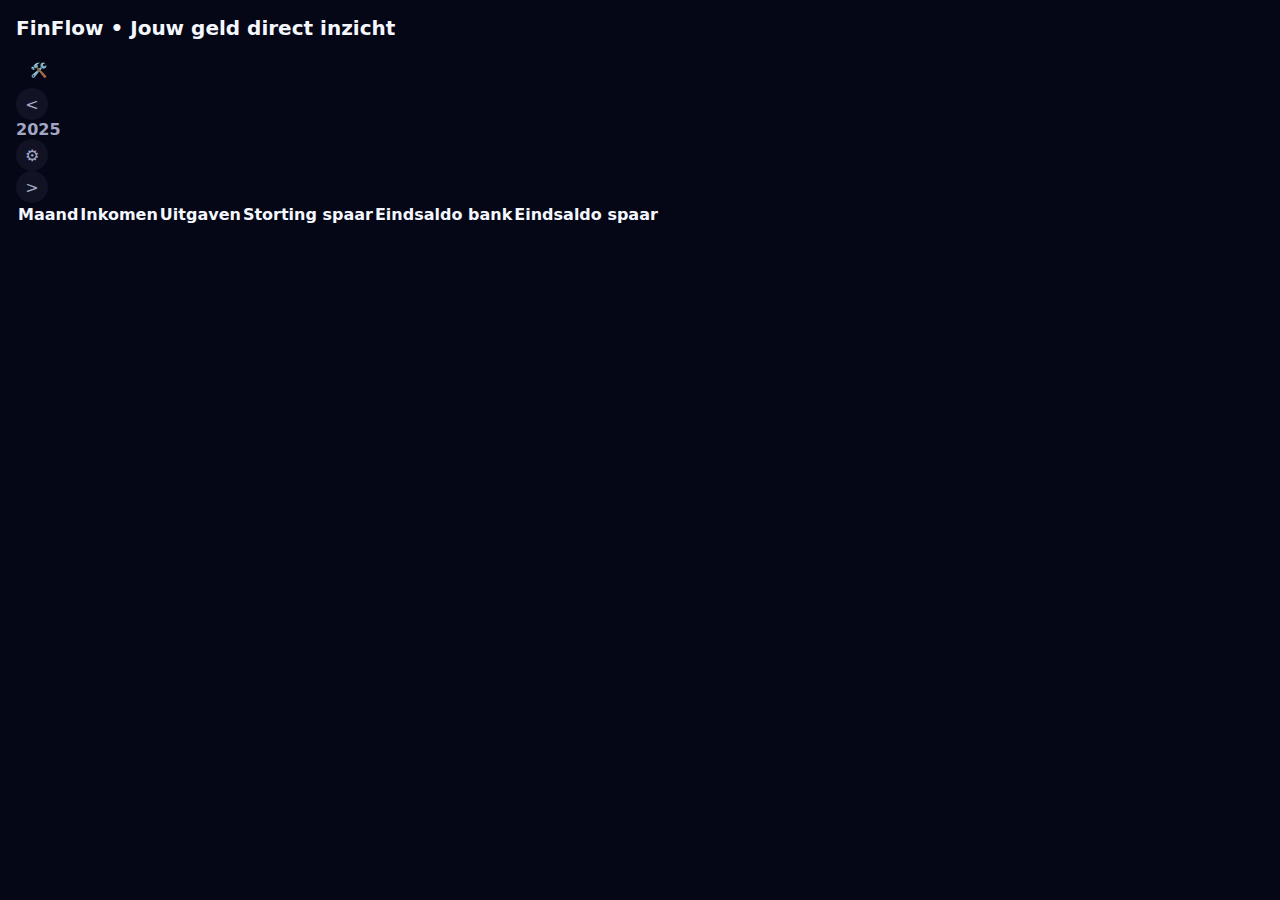
<file: index.html>
<!DOCTYPE html>
<html lang="nl">
<head>
  <meta charset="UTF-8" />
  <meta name="viewport" content="width=device-width, initial-scale=1.0" />
  <title>FinFlow</title>
  <link rel="stylesheet" href="app.css" />
</head>

<body>

  <div id="welcomeOverlay" class="ff-welcome-overlay hidden">
    <div class="ff-welcome-panel">
      <div class="welcome-logo">
        <img 
          src="./images/logo.png" 
          alt="FinFlow Logo" 
          class="welcome-logo-img"
        />
      </div>
      <div class="ff-welcome-logo">FinFlow</div>
      <div class="ff-welcome-tagline">Jouw geld direct inzicht</div>
      <p class="ff-welcome-text ff-helptext">
        Laten we beginnen met jouw instellingen.
      </p>
      <button id="welcomeStartBtn" class="ff-btn ff-btn--primary">
        Aan de slag
      </button>
    </div>
  </div>

  <header>
    <h1>FinFlow • Jouw geld direct inzicht</h1>
  </header>
  
  <div id="devToggle" class="ff-btn ff-btn-secondary" class="dev-toggle">🛠️</div>

  <div id="devPanel" class="dev-panel" style="display:none;">
    <button id="devExportBtn">Export data</button>
    <button id="devImportBtn">Import data</button>
    <input type="file" id="importFileInput" accept="application/json" style="display:none;">
  </div>

  <div id="yearNavPill" class="nav-pill">
      <div class="nav-pill-inner">
        <div id="yearZonePrev" class="year-zone-left year-zone-clickable" aria-label="Vorig jaar">
          <span class="icon-btn">&lt;</span>
        </div>
        
        <div id="yearZoneSettings" class="year-center year-zone-clickable">
            <div class="year-and-settings-group"> 
                <span id="yearTitle" class="year-title-text">2025</span>
                <button id="yearSettingsBtn" class="icon-btn" aria-label="Jaarinstellingen">⚙</button>
            </div>
        </div>
        
        <div id="yearZoneNext" class="year-zone-right year-zone-clickable" aria-label="Volgend jaar">
          <span class="icon-btn">&gt;</span>
        </div>
      </div>
  </div>

  <div class="table-container">
    <table>
      <thead>
        <tr>
          <th>Maand</th>
          <th>Inkomen</th>
          <th>Uitgaven</th>
          <th class="saving-cell">Storting spaar</th>
          <th>Eindsaldo bank</th>
          <th>Eindsaldo spaar</th>
        </tr>
      </thead>
      <tbody id="yearTableBody"></tbody>
      <tfoot>
        <tr id="yearTotalRow"></tr> 
      </tfoot>
    </table>
  </div>


  <div id="setupOverlay" class="ff-popup-overlay ff-popup-overlay--wizard" style="display:none;">
    <div id="setupSheet" class="ff-popup ff-popup--wizard ff-popup--beginsaldo">
      <div class="ff-popup__header">
        <h2 id="setupTitle" class="ff-popup__title">Beginsaldo instellen</h2>
      </div>
      <div class="ff-popup__body">
        <label class="ff-field ff-field--full">
          <span class="ff-field__label">Beginsaldo bankrekening</span>
          <input
            id="setupBankInput"
            type="number"
            inputmode="decimal"
            step="0.01"
            min="0"
            class="ff-input ff-input--number ff-input--beginsaldo"
          />
        </label>
        <p class="ff-popup__hint">
          Voer je beginsaldo in. Laat leeg of klik Annuleren als dit 0 is.
        </p>
      </div>
      <div class="ff-popup__footer">
        <button type="button" id="setupCancelBtn" class="ff-btn ff-btn--secondary">Annuleren</button>
        <button type="button" id="setupSaveBtn" class="ff-btn ff-btn--primary">Opslaan</button>
      </div>
    </div>
  </div>

  <script type="module" src="scripts/core/state.js"></script>
  <script type="module" src="scripts/core/storage.js"></script>

  <script type="module" src="scripts/backup.js"></script>

  <script type="module" src="scripts/month/month.js"></script>

  <script type="module" src="scripts/categories/categories.js"></script>
  <script type="module" src="scripts/categories/premium.js"></script>

  <script type="module" src="scripts/ui/components/components.js"></script>
  <script type="module" src="scripts/ui/popups.js"></script>

  <script type="module" src="scripts/wizard/flow.js"></script>

  <script type="module" src="scripts/main.js"></script>

  <script>
    // Toggle zichtbaar/invisible maken
    document.getElementById("devToggle").onclick = () => {
      const p = document.getElementById("devPanel");
      p.style.display = p.style.display === "block" ? "none" : "block";
    };

    // Koppelingen met "echte" import/export knoppen
    (function() {
      const devPanel = document.getElementById("devPanel");
      const devExport = document.getElementById("devExportBtn");
      const devImport = document.getElementById("devImportBtn");
      const mainExport = document.getElementById("exportDataBtn");
      const mainImport = document.getElementById("importDataBtn");

      if (devExport && mainExport) {
        devExport.onclick = () => {
          mainExport.click();
          devPanel.style.display = "none";
        };
      }

      if (devImport && mainImport) {
        devImport.onclick = () => {
          mainImport.click();
          devPanel.style.display = "none";
        };
      }
    })();
  </script>

</body>
</html>
</file>
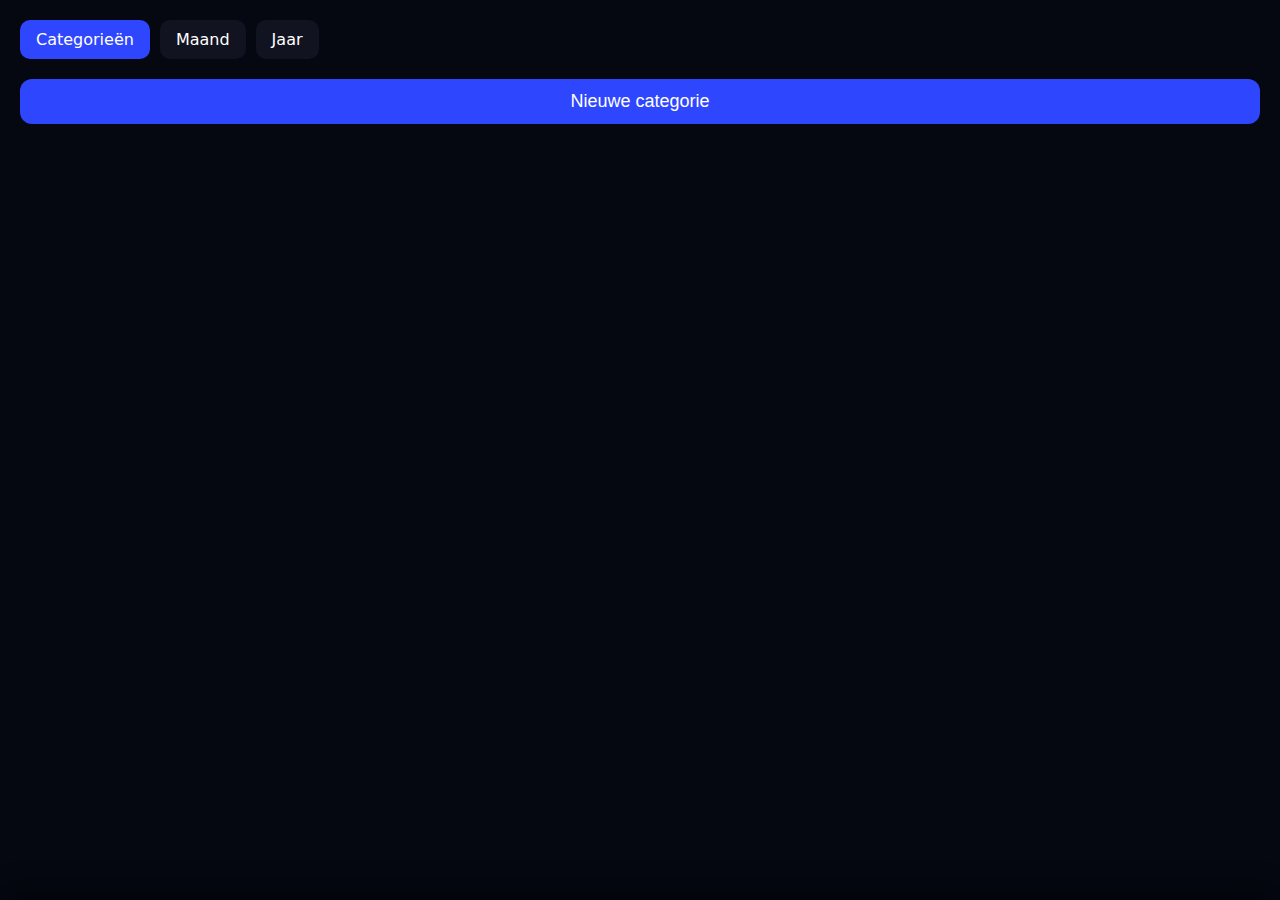
<file: OneDrive/index.html>
<!DOCTYPE html>
<html lang="nl">
<head>
<meta charset="UTF-8">
<title>Inkomsten & Uitgaven v6.2 – Jaar & Spaar</title>
<meta name="viewport" content="width=device-width, initial-scale=1.0">
<style>
  body {
    background:#050711;
    color:#fff;
    font-family:-apple-system, BlinkMacSystemFont, "SF Pro Text", system-ui, sans-serif;
    margin:0;
    padding:20px;
  }

  .tabs { display:flex; gap:10px; margin-bottom:20px; }
  .tab { padding:10px 16px; background:#111320; border-radius:10px; cursor:pointer; }
  .tab.active { background:#2f46ff; }
  .hidden { display:none; }

  .btn-main {
    background:#2f46ff;
    padding:12px 14px;
    border:none;
    border-radius:12px;
    font-size:18px;
    color:#fff;
    width:100%;
    margin-bottom:12px;
  }

  .card {
    background:#111320;
    padding:16px 16px 14px;
    border-radius:16px;
    margin-bottom:12px;
    box-shadow:0 4px 20px rgba(0,0,0,0.4);
    position:relative;
  }
  .card-header {
    display:flex;
    justify-content:space-between;
    align-items:flex-start;
    margin-bottom:6px;
    gap:8px;
  }
  .card-left { min-width:0; }
  .label {
    display:inline-block;
    padding:4px 10px;
    border-radius:8px;
    font-size:13px;
    margin-bottom:6px;
  }
  .income { background:#1b7f42; }
  .expense { background:#9b1d2e; }
  .title { font-size:18px; margin:0; }
  .subtitle { font-size:14px; color:#a4a7c4; margin-top:2px; }

  .icon-buttons { display:flex; gap:4px; }
  .icon-btn {
    width:30px; height:30px; border-radius:999px;
    border:none; background:#191b30;
    display:flex; align-items:center; justify-content:center;
    padding:0; cursor:pointer;
  }
  .icon-btn svg { width:16px; height:16px; fill:#d7daff; }

  input.amount-input, .savings-input {
    width:100%;
    padding:10px;
    border:none;
    border-radius:10px;
    font-size:16px;
    margin-top:6px;
    background:#191b30;
    color:#fff;
  }


  .month-nav {
    display:flex;
    align-items:center;
    justify-content:space-between;
    gap:10px;
    margin-bottom:10px;
  }
  .month-label {
    flex:1;
    text-align:center;
    font-weight:600;
    font-size:16px;
  }
  .nav-btn {
    width:34px;
    height:34px;
    border-radius:999px;
    border:none;
    background:#191b30;
    display:flex;
    align-items:center;
    justify-content:center;
    padding:0;
    cursor:pointer;
  }
  .nav-btn svg {
    width:18px;
    height:18px;
    fill:#d7daff;
  }

  .totals { margin-top:20px; }
  .tot-card {
    background:#111320;
    padding:14px;
    border-radius:16px;
    margin-bottom:8px;
    font-size:16px;
  }
  .green { color:#4be37f; }
  .red { color:#ff4b4b; }
  .blue { color:#4ba7ff; }

  /* Savings list */
  .savings-card-title { font-size:16px; margin-bottom:8px; color:#a4a7c4; }
  .savings-row {
    display:flex; justify-content:space-between; align-items:center;
    padding:6px 0; border-bottom:1px solid #1e2137;
    font-size:14px;
  }
  .savings-row:last-child { border-bottom:none; }
  .savings-label { color:#fff; }
  .savings-type-deposit { color:#4be37f; }
  .savings-type-withdrawal { color:#ff4b4b; }
  .savings-remove {
    border:none; background:transparent; color:#ff8080;
    font-size:18px; cursor:pointer; padding:0 4px;
  }

  .savings-form select, .savings-form input {
    width:100%; margin-top:6px;
  }
  .savings-form button {
    margin-top:8px;
    width:100%;
    border:none;
    border-radius:10px;
    padding:10px;
    background:#2f46ff;
    color:#fff;
    font-size:16px;
    cursor:pointer;
  }

  /* Modal sheet */
  .overlay {
    position:fixed;
    left:0; top:0; right:0; bottom:0;
    background:rgba(0,0,0,0.55);
    backdrop-filter:blur(5px);
    display:none;
  }
  .sheet {
    position:fixed;
    left:0; right:0;
    bottom:0;
    background:#111320;
    padding:20px;
    border-radius:20px 20px 0 0;
    box-shadow:0 -4px 30px rgba(0,0,0,0.6);
    transform:translateY(100%);
    transition:transform 0.25s ease-out;
  }
  .sheet.show { transform:translateY(0); }
  .sheet h2 { margin-top:0; margin-bottom:12px; }
  .sheet input, .sheet select {
    width:100%; padding:12px; border:none; border-radius:10px;
    margin-bottom:12px; font-size:16px; background:#191b30; color:#fff;
  }
  .sheet-btn {
    background:#2f46ff; padding:12px; border:none; border-radius:10px;
    font-size:18px; color:#fff; width:100%; margin-top:4px;
  }
  .close-btn {
    background:#33384d; padding:12px; border:none; border-radius:10px;
    font-size:16px; color:#fff; width:100%; margin-top:8px;
  }

  /* Year table */
  table.year-table {
    width:100%;
    border-collapse:collapse;
    margin-top:10px;
    font-size:14px;
  }
  .year-table th, .year-table td {
    padding:6px 4px;
    border-bottom:1px solid #1d2035;
    text-align:right;
  }
  .year-table th:first-child,
  .year-table td:first-child {
    text-align:left;
  }
  .year-table tfoot td {
    font-weight:bold;
    border-top:1px solid #2a2d45;
  }

  .settings-card {
    background:#111320;
    padding:14px;
    border-radius:16px;
    margin-bottom:12px;
  }
  .settings-card label {
    font-size:14px;
    color:#a4a7c4;
    display:block;
    margin-bottom:4px;
  }
  .settings-card input {
    width:100%;
    padding:10px;
    border:none;
    border-radius:10px;
    background:#191b30;
    color:#fff;
  }
  .settings-card button {
  margin-top:8px;
  width:100%;
  border:none;
  border-radius:10px;
  padding:10px;
  background:#2f46ff;
  color:#fff;
  font-size:15px;
  cursor:pointer;
}

.year-nav { 
  display:flex; 
  align-items:center; 
  justify-content:space-between; 
  margin:10px 0; 
}

.year-title { 
  font-size:18px; 
  font-weight:600; 
}

</style>
</head>
<body>

<div class="tabs">
  <div class="tab active" data-tab="categories">Categorieën</div>
  <div class="tab" data-tab="month">Maand</div>
  <div class="tab" data-tab="year">Jaar</div>
</div>

<!-- Categorieën-tab -->
<div id="tab-categories">
  <button id="newCat" class="btn-main">Nieuwe categorie</button>
  <div id="catList"></div>
</div>

<!-- Maand-tab -->
<div id="tab-month" class="hidden">
  <div class="month-nav">
    <button id="monthPrev" class="nav-btn" aria-label="Vorige maand">
      <svg viewBox="0 0 24 24"><path d="M15.41 7.41 14 6l-6 6 6 6 1.41-1.41L10.83 12z"/></svg>
    </button>
    <div class="month-label" id="monthTitle">Maand</div>
    <button id="monthNext" class="nav-btn" aria-label="Volgende maand">
      <svg viewBox="0 0 24 24"><path d="m10 6 1.41 1.41L8.83 12l2.58 2.59L10 16l-6-6z" transform="scale(-1,1) translate(-24,0)"/></svg>
    </button>
  </div>
  <div id="monthList"></div>

  <div class="totals">
    <div class="tot-card"><strong class="green">INKOMEN:</strong> <span id="tIncome"></span></div>
    <div class="tot-card"><strong class="red">UITGAVEN:</strong> <span id="tExpense"></span></div>
    <div class="tot-card"><strong class="blue">BESCHIKBAAR:</strong> <span id="tAvail"></span></div>
  </div>

  <div class="card" style="margin-top:14px;">
    <div class="savings-card-title">Spaaracties voor deze maand</div>
    <div id="savingsList"></div>
    <div class="savings-form">
      <select id="sType">
        <option value="deposit">Storting naar spaarrekening</option>
        <option value="withdrawal">Opname van spaarrekening</option>
      </select>
      <input id="sAmount" class="savings-input" placeholder="Bedrag">
      <input id="sLabel" class="savings-input" placeholder="Omschrijving (optioneel)">
      <button id="sAdd">Spaaractie toevoegen</button>
    </div>
  </div>
</div>

<!-- Jaar-tab -->
<div id="tab-year" class="hidden">
  <h2>Jaaroverzicht</h2>
  <div class="year-nav">
    <button id="prevYearBtn" class="icon-btn"><svg viewBox="0 0 24 24"><path d="M15.41 7.41 14 6l-6 6 6 6 1.41-1.41L10.83 12z"/></svg></button>
    <div id="yearTitle" class="year-title"></div>
    <button id="nextYearBtn" class="icon-btn"><svg viewBox="0 0 24 24"><path d="M8.59 16.59 10 18l6-6-6-6-1.41 1.41L13.17 12z"/></svg></button>
  </div>
    <div class="settings-card">
  <label for="startingBankInput">Beginsaldo bankrekening</label>
  <input id="startingBankInput" placeholder="Bijv. 1200">

  <label for="startingSavingsInput" style="margin-top:8px; display:block;">Beginsaldo spaarrekening</label>
  <input id="startingSavingsInput" placeholder="Bijv. 0">

  <div style="margin-top:10px; font-size:14px; color:#a4a7c4;">
    Maandelijkse spaaractie (voor dit jaar)
  </div>
  <div style="display:flex; gap:8px; margin-top:6px;">
    <input id="monthlySavingAmount" placeholder="Bijv. 150" style="flex:1;">
    <select id="monthlySavingType" style="width:120px;">
      <option value="deposit">Storting</option>
      <option value="withdrawal">Opname</option>
    </select>
  </div>

  <button id="saveSettingsBtn">Instellingen opslaan</button>
</div>


  <div class="card">
    <table class="year-table">
  <thead>
    <tr>
      <th>Maand</th>
      <th>In</th>
      <th>Uit</th>
      <th>Besch</th>
      <th>Bank</th>
      <th>Spaar</th>
    </tr>
  </thead>
  <tbody id="yearBody"></tbody>
  <tfoot>
    <tr>
      <td>Totaal</td>
      <td id="yIncome"></td>
      <td id="yExpense"></td>
      <td id="yAvail"></td>
      <td id="yBankEnd"></td>
      <td id="yFictive"></td>
    </tr>
  </tfoot>
</table>


  </div>
</div>

<!-- Modal sheet -->
<div id="overlay" class="overlay"></div>

<div id="sheet" class="sheet">
  <h2 id="sheetTitle">Categorie</h2>
  <input id="nameInput" placeholder="Naam">
  <input id="amountInput" placeholder="Standaard maandbedrag">
  <select id="typeInput">
    <option value="income">Inkomen</option>
    <option value="expense">Uitgave</option>
  </select>
  <button id="sheetSave" class="sheet-btn">Opslaan</button>
  <button id="sheetClose" class="close-btn">Sluiten</button>
</div>

<script>
  function nowMonth() {
    var d = new Date();
    var m = String(d.getMonth()+1);
    if (m.length === 1) m = "0"+m;
    return d.getFullYear() + "-" + m;
  }
  function monthName(n){
    var arr=["jan","feb","mrt","apr","mei","jun","jul","aug","sep","okt","nov","dec"];
    return arr[n-1] || "";
  }

  var currentMonthKey = nowMonth();
  var currentYear = (new Date()).getFullYear();

  var CAT_KEY = "simple_modal_type_v1";
  var MONTH_KEY = "month_overwrite_v1";
  var SAVINGS_KEY = "savings_actions_v1";
  var SETTINGS_KEY = "app_settings_v1";

  function loadCats(){
    try{var r=localStorage.getItem(CAT_KEY);if(r)return JSON.parse(r);}catch(e){}
    return [];
  }
  function saveCats(d){try{localStorage.setItem(CAT_KEY,JSON.stringify(d));}catch(e){}}

  function loadMonthData(){
    try{var r=localStorage.getItem(MONTH_KEY);if(r)return JSON.parse(r);}catch(e){}
    return {};
  }
  function saveMonthData(d){try{localStorage.setItem(MONTH_KEY,JSON.stringify(d));}catch(e){}}

  function loadSavings(){
    try{var r=localStorage.getItem(SAVINGS_KEY);if(r)return JSON.parse(r);}catch(e){}
    return {};
  }
  function saveSavings(d){try{localStorage.setItem(SAVINGS_KEY,JSON.stringify(d));}catch(e){}}

  function loadSettings(){
    try{
      var r=localStorage.getItem(SETTINGS_KEY);
      if(r) return JSON.parse(r);
    }catch(e){}
    return { startingSavings:60500 };
  }
  function saveSettings(s){
    try{localStorage.setItem(SETTINGS_KEY,JSON.stringify(s));}catch(e){}
  }


  function setMonthKeyFromParts(year, month){
    // normalize month 1-12
    while(month < 1){ month += 12; year -= 1; }
    while(month > 12){ month -= 12; year += 1; }
    var mStr = String(month);
    if(mStr.length === 1) mStr = "0" + mStr;
    currentMonthKey = String(year) + "-" + mStr;
  }

  function changeMonth(offset){
    // currentMonthKey is 'YYYY-MM'
    var parts = currentMonthKey.split("-");
    var year = parseInt(parts[0], 10);
    var month = parseInt(parts[1], 10);
    if(isNaN(year) || isNaN(month)){
      currentMonthKey = nowMonth();
      parts = currentMonthKey.split("-");
      year = parseInt(parts[0], 10);
      month = parseInt(parts[1], 10);
    }
    month += offset;
    setMonthKeyFromParts(year, month);
    renderMonth();
    // Jaaroverzicht opnieuw berekenen omdat fictief gespaard afhankelijk is van alle maanden
    var active = document.querySelector(".tab.active");
    if(active && active.getAttribute("data-tab") === "year"){
      renderYear();
    }
  }

  function changeYear(offset){
    currentYear += offset;
    renderYear();
  }

  // Navigatieknoppen voor maand
// Swipe-functionaliteit verwijderd voor v71
// Tabs
  var tabs=document.querySelectorAll(".tab");
  tabs.forEach(function(t){
    t.addEventListener("click",function(){
      tabs.forEach(function(x){x.classList.remove("active");});
      this.classList.add("active");

      document.getElementById("tab-categories").classList.add("hidden");
      document.getElementById("tab-month").classList.add("hidden");
      document.getElementById("tab-year").classList.add("hidden");

      var target=this.getAttribute("data-tab");
      document.getElementById("tab-"+target).classList.remove("hidden");

      if(target==="month") renderMonth();
      if(target==="year") renderYear();
    });
  });

  // Modal
  var overlay=document.getElementById("overlay");
  var sheet=document.getElementById("sheet");
  var editIndex=null;

  function openSheet(index){
    var cats=loadCats();
    editIndex = (index===null || index===undefined) ? null : index;
    var c = (editIndex!==null && cats[editIndex]) ? cats[editIndex] : {name:"",amount:"",type:"income"};

    document.getElementById("sheetTitle").textContent = editIndex===null ? "Nieuwe categorie" : "Categorie bewerken";
    document.getElementById("nameInput").value = c.name || "";
    document.getElementById("amountInput").value = c.amount || "";
    document.getElementById("typeInput").value = c.type || "income";

    overlay.style.display="block";
    setTimeout(function(){sheet.classList.add("show");},10);
  }
  function closeSheet(){
    sheet.classList.remove("show");
    setTimeout(function(){overlay.style.display="none";},250);
    editIndex=null;
  }

  document.getElementById("newCat").onclick=function(){openSheet(null);};
  document.getElementById("sheetClose").onclick=closeSheet;
  overlay.onclick=closeSheet;

  document.getElementById("sheetSave").onclick=function(){
    var name=document.getElementById("nameInput").value.trim();
    var amt=document.getElementById("amountInput").value.trim();
    var typ=document.getElementById("typeInput").value;
    if(!name){alert("Naam verplicht");return;}
    var cats=loadCats();
    if(editIndex!==null && cats[editIndex]){
      cats[editIndex]={name:name,amount:amt,type:typ};
    }else{
      cats.push({name:name,amount:amt,type:typ});
    }
    saveCats(cats);
    closeSheet();
    renderCategories();
    var active=document.querySelector(".tab.active");
    if(active && active.getAttribute("data-tab")==="month"){renderMonth();}
    if(active && active.getAttribute("data-tab")==="year"){renderYear();}
  };

  function renderCategories(){
    var list=document.getElementById("catList");
    list.innerHTML="";
    var cats=loadCats();
    cats.forEach(function(c,idx){
      var card=document.createElement("div");
      card.className="card";

      var header=document.createElement("div");
      header.className="card-header";

      var left=document.createElement("div");
      left.className="card-left";

      var tag=document.createElement("div");
      tag.className="label " + (c.type==="income"?"income":"expense");
      tag.textContent=c.type==="income"?"INKOMEN":"UITGAVE";
      left.appendChild(tag);

      var title=document.createElement("p");
      title.className="title";
      title.textContent=c.name+" — "+(c.amount||"0");
      left.appendChild(title);

      header.appendChild(left);

      var icons=document.createElement("div");
      icons.className="icon-buttons";

      var editBtn=document.createElement("button");
      editBtn.className="icon-btn";
      editBtn.innerHTML='<svg viewBox="0 0 24 24"><path d="M4 17.25V20h2.75L17.81 8.94l-2.75-2.75L4 17.25zm14.71-9.04a1.003 1.003 0 0 0 0-1.42l-1.5-1.5a1.003 1.003 0 0 0-1.42 0L14.13 6.96l2.75 2.75 1.83-1.83z"/></svg>';
      editBtn.onclick=function(){openSheet(idx);};
      icons.appendChild(editBtn);

      var delBtn=document.createElement("button");
      delBtn.className="icon-btn";
      delBtn.innerHTML='<svg viewBox="0 0 24 24"><path d="M6 7h12v2H6V7zm2 3h8v9H8v-9zm3-6h2v2h-2V4z"/></svg>';
      delBtn.onclick=function(){
        if(confirm("Categorie '"+c.name+"' verwijderen?")){
          var cs=loadCats();
          cs.splice(idx,1);
          saveCats(cs);
          renderCategories();
          renderMonth();
          renderYear();
        }
      };
      icons.appendChild(delBtn);

      header.appendChild(icons);
      card.appendChild(header);

      list.appendChild(card);
    });
  }

  function renderMonth(){
    var mKey=currentMonthKey;
    document.getElementById("monthTitle").textContent="Maand: "+ monthName(parseInt(mKey.split("-")[1],10)) + " " + mKey.split("-")[0];
    var cats=loadCats();
    var md=loadMonthData();
    if(!md[mKey]) md[mKey]={};
    saveMonthData(md);

    var list=document.getElementById("monthList");
    list.innerHTML="";
    var income=0,expense=0;

    cats.forEach(function(c,idx){
      var card=document.createElement("div");
      card.className="card";

      var header=document.createElement("div");
      header.className="card-header";

      var left=document.createElement("div");
      left.className="card-left";

      var tag=document.createElement("div");
      tag.className="label "+(c.type==="income"?"income":"expense");
      tag.textContent=c.type==="income"?"INKOMEN":"UITGAVE";
      left.appendChild(tag);

      var title=document.createElement("p");
      title.className="title";
      title.textContent=c.name;
      left.appendChild(title);

      var sub=document.createElement("div");
      sub.className="subtitle";
      sub.textContent="Standaard: "+(c.amount||"0");
      left.appendChild(sub);

      header.appendChild(left);
      card.appendChild(header);

      var inp=document.createElement("input");
      inp.className="amount-input";
      var stored = (md[mKey] && md[mKey][idx]!=null)? md[mKey][idx] : (c.amount||"0");
      inp.value=stored;
      inp.onchange=function(){
        var cur=loadMonthData();
        if(!cur[mKey]) cur[mKey]={};
        cur[mKey][idx]=this.value;
        saveMonthData(cur);
        renderMonth();
      };
      card.appendChild(inp);

      var num=parseFloat(stored);
      if(isNaN(num)) num=0;
      if(c.type==="income") income+=num;
      else expense+=num;

      list.appendChild(card);
    });

    document.getElementById("tIncome").textContent=income.toFixed(0);
    document.getElementById("tExpense").textContent=expense.toFixed(0);
    // Spaaracties van deze maand meenemen in beschikbaar
    var savings = loadSavings();
    var arr = savings[mKey] || [];
    var dep = 0, wdr = 0;
    arr.forEach(function(a){
      var n = parseFloat(a.amount);
      if(isNaN(n)) n = 0;
      if(a.type==="deposit") dep += n;
      else if(a.type==="withdrawal") wdr += n;
    });
    var avail = income - expense - dep + wdr;
    document.getElementById("tAvail").textContent=avail.toFixed(0);

    renderSavingsList();
  }

  function renderSavingsList(){
    var mKey=currentMonthKey;
    var savings=loadSavings();
    var listDiv=document.getElementById("savingsList");
    listDiv.innerHTML="";
    var arr=savings[mKey] || [];
    if(!arr.length){
      var p=document.createElement("p");
      p.style.color="#a4a7c4";
      p.style.fontSize="14px";
      p.textContent="Nog geen spaaracties voor deze maand.";
      listDiv.appendChild(p);
      return;
    }
    arr.forEach(function(a,idx){
      var row=document.createElement("div");
      row.className="savings-row";
      var left=document.createElement("div");
      var typeSpan=document.createElement("span");
      typeSpan.className = a.type==="deposit"?"savings-type-deposit":"savings-type-withdrawal";
      typeSpan.textContent = a.type==="deposit"?"STORTING":"OPNAME";
      left.appendChild(typeSpan);
      var lbl=document.createElement("span");
      lbl.className="savings-label";
      lbl.textContent = " – " + (a.label||"");
      left.appendChild(lbl);
      row.appendChild(left);

      var right=document.createElement("div");
      right.textContent = a.amount;
      var btn=document.createElement("button");
      btn.className="savings-remove";
      btn.textContent="×";
      btn.onclick=function(){
        var s=loadSavings();
        var arr2=s[mKey]||[];
        arr2.splice(idx,1);
        s[mKey]=arr2;
        saveSavings(s);
        renderMonth();
        renderYear();
      };
      right.appendChild(btn);
      row.appendChild(right);

      listDiv.appendChild(row);
    });
  }

  document.getElementById("sAdd").onclick=function(){
    var mKey=currentMonthKey;
    var type=document.getElementById("sType").value;
    var amountStr=document.getElementById("sAmount").value.trim();
    var label=document.getElementById("sLabel").value.trim();
    if(!amountStr){alert("Bedrag verplicht");return;}
    var num=parseFloat(amountStr.replace(",", "."));
    if(isNaN(num) || num<=0){alert("Ongeldig bedrag");return;}
    var s=loadSavings();
    if(!s[mKey]) s[mKey]=[];
    s[mKey].push({type:type,amount:num,label:label});
    saveSavings(s);
    document.getElementById("sAmount").value="";
    document.getElementById("sLabel").value="";
    renderMonth();
    renderYear();
  };

  function computeMonthTotalsFor(year, monthIdx){
    var mStr = String(monthIdx);
    if(mStr.length===1) mStr="0"+mStr;
    var mKey = year + "-" + mStr;

    var cats = loadCats();
    var md   = loadMonthData();
    var s    = loadSavings();
    var settings = loadSettings();
    if(!settings.yearMonthlySaving){ settings.yearMonthlySaving = {}; }

    var income = 0, expense = 0;
    var overrides = md[mKey] || {};
    cats.forEach(function(c, idx){
      var valStr = overrides[idx]!=null ? overrides[idx] : (c.amount||"0");
      var num = parseFloat(valStr);
      if(isNaN(num)) num = 0;
      if(c.type==="income") income += num;
      else expense += num;
    });

    // Handmatige spaaracties
    var deposits = 0, withdrawals = 0;
    var arr = s[mKey] || [];
    arr.forEach(function(a){
      var n = parseFloat(a.amount);
      if(isNaN(n)) n = 0;
      if(a.type==="deposit") deposits += n;
      else if(a.type==="withdrawal") withdrawals += n;
    });

        // v74: maandelijkse standaard spaaractie
    // Alleen als de maand NIET "afgesloten" is (dus geen handmatige overrides/savings)
    var yearlyDef = settings.yearMonthlySaving[year];
    var closed = isMonthClosed(year, monthIdx);
    if(!closed && yearlyDef && yearlyDef.amount){
      var defAmount = Number(yearlyDef.amount) || 0;
      if(defAmount > 0){
        if(yearlyDef.type === "withdrawal"){
          withdrawals += defAmount;
        } else {
          // default = storting
          deposits += defAmount;
        }
      }
    }


    // Beschikbaar blijft hier zoals in v71: na spaaracties
    var available = income - expense - deposits + withdrawals;

    return {
      income: income,
      expense: expense,
      available: available,
      deposits: deposits,
      withdrawals: withdrawals
    };
  }


// v76: een maand is alleen "afgesloten" als er spaaracties zijn
// Categorie-overrides tellen NIET meer mee voor locken.
function isMonthClosed(year, monthIdx){
  var mStr = String(monthIdx);
  if (mStr.length === 1) mStr = "0" + mStr;
  var key = year + "-" + mStr;

  var s = loadSavings();
  var hasSavings = s[key] && s[key].length > 0;

  // Alleen spaaracties bepalen of de maand locked is
  return !!hasSavings;
}



// v74: bereken eindstand bank en spaarrekening voor een jaar
function computeYearEndState(year){
  var settings = loadSettings();
  if(!settings.yearStarting){ settings.yearStarting = {}; }
  if(!settings.yearBankStarting){ settings.yearBankStarting = {}; }
  if(!settings.yearMonthlySaving){ settings.yearMonthlySaving = {}; }

  // Spaar: beginsaldo (zelfde logica als in renderYear)
  var start;
  if (settings.yearStarting[year] != null && settings.yearStarting[year] !== "") {
    start = Number(settings.yearStarting[year]);
  } else {
    var prevYear = year - 1;
    if (prevYear >= 1900) {
      var prevState = computeYearEndState(prevYear);
      start = prevState.savingEnd || 0;
    } else {
      start = 0;
    }
  }

  // Bank: beginsaldo (zelfde logica als in renderYear)
  var bank;
  if (settings.yearBankStarting[year] != null && settings.yearBankStarting[year] !== "") {
    bank = Number(settings.yearBankStarting[year]);
  } else {
    var prevYearB = year - 1;
    if (prevYearB >= 1900) {
      var prevStateB = computeYearEndState(prevYearB);
      bank = prevStateB.bankEnd || 0;
    } else {
      bank = 0;
    }
  }

  var cumDep = 0;
  var cumWdr = 0;

  for (var m = 1; m <= 12; m++) {
    var t = computeMonthTotalsFor(year, m);
    cumDep += t.deposits;
    cumWdr += t.withdrawals;
    bank   += t.available; // beschikbaar al na spaaracties
  }

  var spaarEind = start + cumDep - cumWdr;

  return {
    bankEnd: bank,
    savingEnd: spaarEind
  };
}



  
  function renderYear(){
  var settings = loadSettings();
  if(!settings.yearStarting){ settings.yearStarting = {}; }        // spaar
  if(!settings.yearBankStarting){ settings.yearBankStarting = {}; } // bank
  if(!settings.yearMonthlySaving){ settings.yearMonthlySaving = {}; }

  var year = currentYear;

  // Spaar: beginsaldo
  var baseSavingsStart = 0;
  var start;
  if(settings.yearStarting[year] != null){
    start = Number(settings.yearStarting[year]);
  } else {
    // v74: als er geen expliciet beginsaldo is,
    // gebruik dan spaar-eind van vorig jaar (indien beschikbaar)
    var prevYear = year - 1;
    if(prevYear >= 1900){
      var prevState = computeYearEndState(prevYear);
      start = prevState.savingEnd || 0;
    } else {
      start = baseSavingsStart;
    }
  }

  // Bank: beginsaldo
  var baseBankStart = 0;
  var bankStart;
  if(settings.yearBankStarting[year] != null){
    bankStart = Number(settings.yearBankStarting[year]);
  } else {
    // v74: als er geen expliciet beginsaldo is,
    // gebruik dan bank-eind van vorig jaar (indien beschikbaar)
    var prevYearB = year - 1;
    if(prevYearB >= 1900){
      var prevStateB = computeYearEndState(prevYearB);
      bankStart = prevStateB.bankEnd || 0;
    } else {
      bankStart = baseBankStart;
    }
  }

  // Titel
  var yt = document.getElementById("yearTitle");
  if(yt){ yt.textContent = "Jaar: " + year; }

  // Invulvelden
  var startInput = document.getElementById("startingSavingsInput");
  if(startInput){ startInput.value = start; }

  var bankInput = document.getElementById("startingBankInput");
  if(bankInput){ bankInput.value = bankStart; }

  // Maandelijkse spaaractie invullen
  var ym = settings.yearMonthlySaving[year] || null;
  var msAmount = document.getElementById("monthlySavingAmount");
  var msType   = document.getElementById("monthlySavingType");

  if(msAmount){
    msAmount.value = ym && ym.amount != null ? ym.amount : "";
  }
  if(msType){
    msType.value = ym && ym.type ? ym.type : "deposit";
  }

  // Tabel vullen
  var body = document.getElementById("yearBody");
  body.innerHTML = "";

  var totInc  = 0;
  var totExp  = 0;
  var totAvail= 0;
  var cumDep  = 0;
  var cumWdr  = 0;

  // v74: banksaldo door het jaar
  var bank = bankStart;

  for(var m = 1; m <= 12; m++){
    var t = computeMonthTotalsFor(year, m);

    totInc   += t.income;
    totExp   += t.expense;
    totAvail += t.available;
    cumDep   += t.deposits;
    cumWdr   += t.withdrawals;

    // Spaarrekening (fictief gespaard)
    var fictive = start + cumDep - cumWdr;

    // Banksaldo eind van de maand
    bank += t.available;

    var tr = document.createElement("tr");

    var tdM = document.createElement("td");
    tdM.textContent = monthName(m);
    tr.appendChild(tdM);

    var tdI = document.createElement("td");
    tdI.textContent = t.income.toFixed(0);
    tr.appendChild(tdI);

    var tdE = document.createElement("td");
    tdE.textContent = t.expense.toFixed(0);
    tr.appendChild(tdE);

    var tdA = document.createElement("td");
    tdA.textContent = t.available.toFixed(0);
    tr.appendChild(tdA);

    var tdB = document.createElement("td");
    tdB.textContent = bank.toFixed(0);
    tr.appendChild(tdB);

    var tdF = document.createElement("td");
    tdF.textContent = fictive.toFixed(0);
    if(t.withdrawals > 0)      tdF.style.color = '#ff4b4b';
    else if(t.deposits > 0)    tdF.style.color = 'lightgreen';
    tr.appendChild(tdF);

    body.appendChild(tr);
  }

  var finalFictive = start + cumDep - cumWdr;

  var elInc  = document.getElementById("yIncome");
  var elExp  = document.getElementById("yExpense");
  var elAvail= document.getElementById("yAvail");
  var elBank = document.getElementById("yBankEnd");
  var elFict = document.getElementById("yFictive");

  if(elInc)   elInc.textContent   = totInc.toFixed(0);
  if(elExp)   elExp.textContent   = totExp.toFixed(0);
  if(elAvail) elAvail.textContent = totAvail.toFixed(0);
  if(elBank)  elBank.textContent  = bank.toFixed(0);
  if(elFict)  elFict.textContent  = finalFictive.toFixed(0);
}



   document.getElementById("saveSettingsBtn").onclick = function(){
  var s = loadSettings();
  if(!s.yearStarting){ s.yearStarting = {}; }        // spaar
  if(!s.yearBankStarting){ s.yearBankStarting = {}; } // bank
  if(!s.yearMonthlySaving){ s.yearMonthlySaving = {}; }

  // Beginsaldo bankrekening
  var bankEl = document.getElementById("startingBankInput");
  if(bankEl){
    var valBank = bankEl.value.trim();
    if(valBank !== ""){
      var numBank = parseFloat(valBank.replace(",", "."));
      if(isNaN(numBank)){
        alert("Ongeldig beginsaldo bankrekening");
        return;
      }
      s.yearBankStarting[currentYear] = numBank;
    } else {
      // leeg laten = default 0
      delete s.yearBankStarting[currentYear];
    }
  }

  // Beginsaldo spaarrekening
  var savEl = document.getElementById("startingSavingsInput");
  if(savEl){
    var valStart = savEl.value.trim();
    if(valStart !== ""){
      var numStart = parseFloat(valStart.replace(",", "."));
      if(isNaN(numStart)){
        alert("Ongeldig beginsaldo spaarrekening");
        return;
      }
      s.yearStarting[currentYear] = numStart;
    } else {
      // leeg laten = default 0
      delete s.yearStarting[currentYear];
    }
  }

  // Maandelijkse spaaractie (v75 fix: 0 is toegestaan)
var msAmountEl = document.getElementById("monthlySavingAmount");
var msTypeEl   = document.getElementById("monthlySavingType");
if(msAmountEl && msTypeEl){
  var msVal = msAmountEl.value.trim();

  if(msVal !== ""){
    var msNum = parseFloat(msVal.replace(",", "."));
    if(isNaN(msNum) || msNum < 0){
      alert("Ongeldig bedrag voor maandelijkse spaaractie");
      return;
    }

    // Als je 0 invult → gewoon opslaan (betekent: geen spaaractie)
    s.yearMonthlySaving[currentYear] = {
      amount: msNum,
      type: msTypeEl.value === "withdrawal" ? "withdrawal" : "deposit"
    };
  } else {
    // Leeg veld = volledig verwijderen / resetten
    delete s.yearMonthlySaving[currentYear];
  }
}


  saveSettings(s);
  renderYear();
};



  
  var prevYearBtn = document.getElementById("prevYearBtn");
  var nextYearBtn = document.getElementById("nextYearBtn");
  if(prevYearBtn){ prevYearBtn.onclick = function(){ changeYear(-1); }; }
  if(nextYearBtn){ nextYearBtn.onclick = function(){ changeYear(1); }; }

  // Initial render
  renderCategories();
</script>


<script>
// herstelde DOMContentLoaded zonder swipe
document.addEventListener("DOMContentLoaded", function(){
  var prevBtn = document.getElementById("monthPrev");
  var nextBtn = document.getElementById("monthNext");
  if(prevBtn){ prevBtn.addEventListener("click", function(){ changeMonth(-1); }); }
  if(nextBtn){ nextBtn.addEventListener("click", function(){ changeMonth(1); }); }
});
</script>

</body>
</html>
</file>
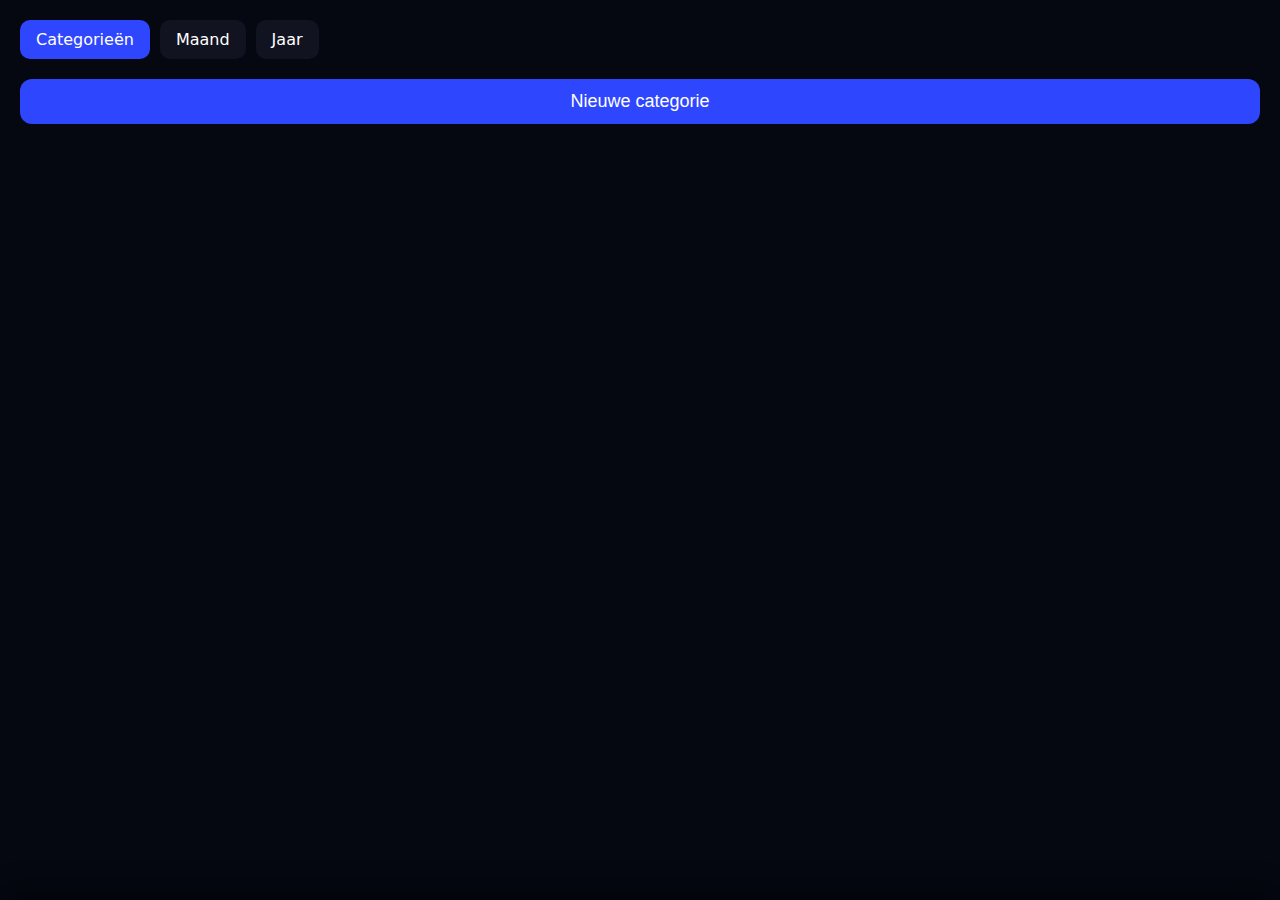
<file: index 2.html>
<!DOCTYPE html>
<html lang="nl">
<head>
<meta charset="UTF-8">
<title>Inkomsten & Uitgaven v6.2 – Jaar & Spaar</title>
<meta name="viewport" content="width=device-width, initial-scale=1.0">
<style>
  body {
    background:#050711;
    color:#fff;
    font-family:-apple-system, BlinkMacSystemFont, "SF Pro Text", system-ui, sans-serif;
    margin:0;
    padding:20px;
  }

  .tabs { display:flex; gap:10px; margin-bottom:20px; }
  .tab { padding:10px 16px; background:#111320; border-radius:10px; cursor:pointer; }
  .tab.active { background:#2f46ff; }
  .hidden { display:none; }

  .btn-main {
    background:#2f46ff;
    padding:12px 14px;
    border:none;
    border-radius:12px;
    font-size:18px;
    color:#fff;
    width:100%;
    margin-bottom:12px;
  }

  .card {
    background:#111320;
    padding:16px 16px 14px;
    border-radius:16px;
    margin-bottom:12px;
    box-shadow:0 4px 20px rgba(0,0,0,0.4);
    position:relative;
  }
  .card-header {
    display:flex;
    justify-content:space-between;
    align-items:flex-start;
    margin-bottom:6px;
    gap:8px;
  }
  .card-left { min-width:0; }
  .label {
    display:inline-block;
    padding:4px 10px;
    border-radius:8px;
    font-size:13px;
    margin-bottom:6px;
  }
  .income { background:#1b7f42; }
  .expense { background:#9b1d2e; }
  .title { font-size:18px; margin:0; }
  .subtitle { font-size:14px; color:#a4a7c4; margin-top:2px; }

  .icon-buttons { display:flex; gap:4px; }
  .icon-btn {
    width:30px; height:30px; border-radius:999px;
    border:none; background:#191b30;
    display:flex; align-items:center; justify-content:center;
    padding:0; cursor:pointer;
  }
  .icon-btn svg { width:16px; height:16px; fill:#d7daff; }

  input.amount-input, .savings-input {
    width:100%;
    padding:10px;
    border:none;
    border-radius:10px;
    font-size:16px;
    margin-top:6px;
    background:#191b30;
    color:#fff;
  }


  .month-nav {
    display:flex;
    align-items:center;
    justify-content:space-between;
    gap:10px;
    margin-bottom:10px;
  }
  .month-label {
    flex:1;
    text-align:center;
    font-weight:600;
    font-size:16px;
  }
  .nav-btn {
    width:34px;
    height:34px;
    border-radius:999px;
    border:none;
    background:#191b30;
    display:flex;
    align-items:center;
    justify-content:center;
    padding:0;
    cursor:pointer;
  }
  .nav-btn svg {
    width:18px;
    height:18px;
    fill:#d7daff;
  }

  .totals { margin-top:20px; }
  .tot-card {
    background:#111320;
    padding:14px;
    border-radius:16px;
    margin-bottom:8px;
    font-size:16px;
  }
  .green { color:#4be37f; }
  .red { color:#ff4b4b; }
  .blue { color:#4ba7ff; }

  /* Savings list */
  .savings-card-title { font-size:16px; margin-bottom:8px; color:#a4a7c4; }
  .savings-row {
    display:flex; justify-content:space-between; align-items:center;
    padding:6px 0; border-bottom:1px solid #1e2137;
    font-size:14px;
  }
  .savings-row:last-child { border-bottom:none; }
  .savings-label { color:#fff; }
  .savings-type-deposit { color:#4be37f; }
  .savings-type-withdrawal { color:#ff4b4b; }
  .savings-remove {
    border:none; background:transparent; color:#ff8080;
    font-size:18px; cursor:pointer; padding:0 4px;
  }

  .savings-form select, .savings-form input {
    width:100%; margin-top:6px;
  }
  .savings-form button {
    margin-top:8px;
    width:100%;
    border:none;
    border-radius:10px;
    padding:10px;
    background:#2f46ff;
    color:#fff;
    font-size:16px;
    cursor:pointer;
  }

  /* Modal sheet */
  .overlay {
    position:fixed;
    left:0; top:0; right:0; bottom:0;
    background:rgba(0,0,0,0.55);
    backdrop-filter:blur(5px);
    display:none;
  }
  .sheet {
    position:fixed;
    left:0; right:0;
    bottom:0;
    background:#111320;
    padding:20px;
    border-radius:20px 20px 0 0;
    box-shadow:0 -4px 30px rgba(0,0,0,0.6);
    transform:translateY(100%);
    transition:transform 0.25s ease-out;
  }
  .sheet.show { transform:translateY(0); }
  .sheet h2 { margin-top:0; margin-bottom:12px; }
  .sheet input, .sheet select {
    width:100%; padding:12px; border:none; border-radius:10px;
    margin-bottom:12px; font-size:16px; background:#191b30; color:#fff;
  }
  .sheet-btn {
    background:#2f46ff; padding:12px; border:none; border-radius:10px;
    font-size:18px; color:#fff; width:100%; margin-top:4px;
  }
  .close-btn {
    background:#33384d; padding:12px; border:none; border-radius:10px;
    font-size:16px; color:#fff; width:100%; margin-top:8px;
  }

  /* Year table */
  table.year-table {
    width:100%;
    border-collapse:collapse;
    margin-top:10px;
    font-size:14px;
  }
  .year-table th, .year-table td {
    padding:6px 4px;
    border-bottom:1px solid #1d2035;
    text-align:right;
  }
  .year-table th:first-child,
  .year-table td:first-child {
    text-align:left;
  }
  .year-table tfoot td {
    font-weight:bold;
    border-top:1px solid #2a2d45;
  }

  .settings-card {
    background:#111320;
    padding:14px;
    border-radius:16px;
    margin-bottom:12px;
  }
  .settings-card label {
    font-size:14px;
    color:#a4a7c4;
    display:block;
    margin-bottom:4px;
  }
  .settings-card input {
    width:100%;
    padding:10px;
    border:none;
    border-radius:10px;
    background:#191b30;
    color:#fff;
  }
  .settings-card button {

  .year-nav { display:flex; align-items:center; justify-content:space-between; margin:10px 0; }
  .year-title { font-size:18px; font-weight:600; }
    margin-top:8px;
    width:100%;
    border:none;
    border-radius:10px;
    padding:10px;
    background:#2f46ff;
    color:#fff;
    font-size:15px;
    cursor:pointer;
  }
</style>
</head>
<body>

<div class="tabs">
  <div class="tab active" data-tab="categories">Categorieën</div>
  <div class="tab" data-tab="month">Maand</div>
  <div class="tab" data-tab="year">Jaar</div>
</div>

<!-- Categorieën-tab -->
<div id="tab-categories">
  <button id="newCat" class="btn-main">Nieuwe categorie</button>
  <div id="catList"></div>
</div>

<!-- Maand-tab -->
<div id="tab-month" class="hidden">
  <div class="month-nav">
    <button id="monthPrev" class="nav-btn" aria-label="Vorige maand">
      <svg viewBox="0 0 24 24"><path d="M15.41 7.41 14 6l-6 6 6 6 1.41-1.41L10.83 12z"/></svg>
    </button>
    <div class="month-label" id="monthTitle">Maand</div>
    <button id="monthNext" class="nav-btn" aria-label="Volgende maand">
      <svg viewBox="0 0 24 24"><path d="m10 6 1.41 1.41L8.83 12l2.58 2.59L10 16l-6-6z" transform="scale(-1,1) translate(-24,0)"/></svg>
    </button>
  </div>
  <div id="monthList"></div>

  <div class="totals">
    <div class="tot-card"><strong class="green">INKOMEN:</strong> <span id="tIncome"></span></div>
    <div class="tot-card"><strong class="red">UITGAVEN:</strong> <span id="tExpense"></span></div>
    <div class="tot-card"><strong class="blue">BESCHIKBAAR:</strong> <span id="tAvail"></span></div>
  </div>

  <div class="card" style="margin-top:14px;">
    <div class="savings-card-title">Spaaracties voor deze maand</div>
    <div id="savingsList"></div>
    <div class="savings-form">
      <select id="sType">
        <option value="deposit">Storting naar spaarrekening</option>
        <option value="withdrawal">Opname van spaarrekening</option>
      </select>
      <input id="sAmount" class="savings-input" placeholder="Bedrag">
      <input id="sLabel" class="savings-input" placeholder="Omschrijving (optioneel)">
      <button id="sAdd">Spaaractie toevoegen</button>
    </div>
  </div>
</div>

<!-- Jaar-tab -->
<div id="tab-year" class="hidden">
  <h2>Jaaroverzicht</h2>
  <div class="year-nav">
    <button id="prevYearBtn" class="icon-btn"><svg viewBox="0 0 24 24"><path d="M15.41 7.41 14 6l-6 6 6 6 1.41-1.41L10.83 12z"/></svg></button>
    <div id="yearTitle" class="year-title"></div>
    <button id="nextYearBtn" class="icon-btn"><svg viewBox="0 0 24 24"><path d="M8.59 16.59 10 18l6-6-6-6-1.41 1.41L13.17 12z"/></svg></button>
  </div>
  <div class="settings-card">
    <label for="startingSavingsInput">Beginsaldo spaarrekening</label>
    <input id="startingSavingsInput" placeholder="Bijv. 60500">
    <button id="saveSettingsBtn">Beginsaldo opslaan</button>
  </div>
  <div class="card">
    <table class="year-table">
      <thead>
        <tr>
          <th>Maand</th>
          <th>Inkomsten</th>
          <th>Uitgaven</th>
          <th>Beschikbaar</th>
          <th>Fictief gespaard</th>
        </tr>
      </thead>
      <tbody id="yearBody"></tbody>
      <tfoot>
        <tr>
          <td>Totaal</td>
          <td id="yIncome"></td>
          <td id="yExpense"></td>
          <td id="yAvail"></td>
          <td id="yFictive"></td>
        </tr>
      </tfoot>
    </table>
  </div>
</div>

<!-- Modal sheet -->
<div id="overlay" class="overlay"></div>

<div id="sheet" class="sheet">
  <h2 id="sheetTitle">Categorie</h2>
  <input id="nameInput" placeholder="Naam">
  <input id="amountInput" placeholder="Standaard maandbedrag">
  <select id="typeInput">
    <option value="income">Inkomen</option>
    <option value="expense">Uitgave</option>
  </select>
  <button id="sheetSave" class="sheet-btn">Opslaan</button>
  <button id="sheetClose" class="close-btn">Sluiten</button>
</div>

<script>
  function nowMonth() {
    var d = new Date();
    var m = String(d.getMonth()+1);
    if (m.length === 1) m = "0"+m;
    return d.getFullYear() + "-" + m;
  }
  function monthName(n){
    var arr=["jan","feb","mrt","apr","mei","jun","jul","aug","sep","okt","nov","dec"];
    return arr[n-1] || "";
  }

  var currentMonthKey = nowMonth();
  var currentYear = (new Date()).getFullYear();

  var CAT_KEY = "simple_modal_type_v1";
  var MONTH_KEY = "month_overwrite_v1";
  var SAVINGS_KEY = "savings_actions_v1";
  var SETTINGS_KEY = "app_settings_v1";

  function loadCats(){
    try{var r=localStorage.getItem(CAT_KEY);if(r)return JSON.parse(r);}catch(e){}
    return [];
  }
  function saveCats(d){try{localStorage.setItem(CAT_KEY,JSON.stringify(d));}catch(e){}}

  function loadMonthData(){
    try{var r=localStorage.getItem(MONTH_KEY);if(r)return JSON.parse(r);}catch(e){}
    return {};
  }
  function saveMonthData(d){try{localStorage.setItem(MONTH_KEY,JSON.stringify(d));}catch(e){}}

  function loadSavings(){
    try{var r=localStorage.getItem(SAVINGS_KEY);if(r)return JSON.parse(r);}catch(e){}
    return {};
  }
  function saveSavings(d){try{localStorage.setItem(SAVINGS_KEY,JSON.stringify(d));}catch(e){}}

  function loadSettings(){
    try{
      var r=localStorage.getItem(SETTINGS_KEY);
      if(r) return JSON.parse(r);
    }catch(e){}
    return { startingSavings:60500 };
  }
  function saveSettings(s){
    try{localStorage.setItem(SETTINGS_KEY,JSON.stringify(s));}catch(e){}
  }


  function setMonthKeyFromParts(year, month){
    // normalize month 1-12
    while(month < 1){ month += 12; year -= 1; }
    while(month > 12){ month -= 12; year += 1; }
    var mStr = String(month);
    if(mStr.length === 1) mStr = "0" + mStr;
    currentMonthKey = String(year) + "-" + mStr;
  }

  function changeMonth(offset){
    // currentMonthKey is 'YYYY-MM'
    var parts = currentMonthKey.split("-");
    var year = parseInt(parts[0], 10);
    var month = parseInt(parts[1], 10);
    if(isNaN(year) || isNaN(month)){
      currentMonthKey = nowMonth();
      parts = currentMonthKey.split("-");
      year = parseInt(parts[0], 10);
      month = parseInt(parts[1], 10);
    }
    month += offset;
    setMonthKeyFromParts(year, month);
    renderMonth();
    // Jaaroverzicht opnieuw berekenen omdat fictief gespaard afhankelijk is van alle maanden
    var active = document.querySelector(".tab.active");
    if(active && active.getAttribute("data-tab") === "year"){
      renderYear();
    }
  }

  function changeYear(offset){
    currentYear += offset;
    renderYear();
  }

  // Navigatieknoppen voor maand
  document.addEventListener("DOMContentLoaded", function(){
    var prevBtn = document.getElementById("monthPrev");
    var nextBtn = document.getElementById("monthNext");
    if(prevBtn){
      prevBtn.addEventListener("click", function(){ changeMonth(-1); });
    }
    if(nextBtn){
      nextBtn.addEventListener("click", function(){ changeMonth(1); });
    }

    // Swipe-navigatie op de maand-tab (A + D)
    var monthTab = document.getElementById("tab-month");
    if(monthTab){
       // minimaal aantal pixels voor een swipe
      
          } else if(dx < -threshold){
            // swipe naar links -> volgende maand
            changeMonth(1);
          }
        }
        touchStartX = null;
      });
    }
  });


  // Tabs
  var tabs=document.querySelectorAll(".tab");
  tabs.forEach(function(t){
    t.addEventListener("click",function(){
      tabs.forEach(function(x){x.classList.remove("active");});
      this.classList.add("active");

      document.getElementById("tab-categories").classList.add("hidden");
      document.getElementById("tab-month").classList.add("hidden");
      document.getElementById("tab-year").classList.add("hidden");

      var target=this.getAttribute("data-tab");
      document.getElementById("tab-"+target).classList.remove("hidden");

      if(target==="month") renderMonth();
      if(target==="year") renderYear();
    });
  });

  // Modal
  var overlay=document.getElementById("overlay");
  var sheet=document.getElementById("sheet");
  var editIndex=null;

  function openSheet(index){
    var cats=loadCats();
    editIndex = (index===null || index===undefined) ? null : index;
    var c = (editIndex!==null && cats[editIndex]) ? cats[editIndex] : {name:"",amount:"",type:"income"};

    document.getElementById("sheetTitle").textContent = editIndex===null ? "Nieuwe categorie" : "Categorie bewerken";
    document.getElementById("nameInput").value = c.name || "";
    document.getElementById("amountInput").value = c.amount || "";
    document.getElementById("typeInput").value = c.type || "income";

    overlay.style.display="block";
    setTimeout(function(){sheet.classList.add("show");},10);
  }
  function closeSheet(){
    sheet.classList.remove("show");
    setTimeout(function(){overlay.style.display="none";},250);
    editIndex=null;
  }

  document.getElementById("newCat").onclick=function(){openSheet(null);};
  document.getElementById("sheetClose").onclick=closeSheet;
  overlay.onclick=closeSheet;

  document.getElementById("sheetSave").onclick=function(){
    var name=document.getElementById("nameInput").value.trim();
    var amt=document.getElementById("amountInput").value.trim();
    var typ=document.getElementById("typeInput").value;
    if(!name){alert("Naam verplicht");return;}
    var cats=loadCats();
    if(editIndex!==null && cats[editIndex]){
      cats[editIndex]={name:name,amount:amt,type:typ};
    }else{
      cats.push({name:name,amount:amt,type:typ});
    }
    saveCats(cats);
    closeSheet();
    renderCategories();
    var active=document.querySelector(".tab.active");
    if(active && active.getAttribute("data-tab")==="month"){renderMonth();}
    if(active && active.getAttribute("data-tab")==="year"){renderYear();}
  };

  function renderCategories(){
    var list=document.getElementById("catList");
    list.innerHTML="";
    var cats=loadCats();
    cats.forEach(function(c,idx){
      var card=document.createElement("div");
      card.className="card";

      var header=document.createElement("div");
      header.className="card-header";

      var left=document.createElement("div");
      left.className="card-left";

      var tag=document.createElement("div");
      tag.className="label " + (c.type==="income"?"income":"expense");
      tag.textContent=c.type==="income"?"INKOMEN":"UITGAVE";
      left.appendChild(tag);

      var title=document.createElement("p");
      title.className="title";
      title.textContent=c.name+" — "+(c.amount||"0");
      left.appendChild(title);

      header.appendChild(left);

      var icons=document.createElement("div");
      icons.className="icon-buttons";

      var editBtn=document.createElement("button");
      editBtn.className="icon-btn";
      editBtn.innerHTML='<svg viewBox="0 0 24 24"><path d="M4 17.25V20h2.75L17.81 8.94l-2.75-2.75L4 17.25zm14.71-9.04a1.003 1.003 0 0 0 0-1.42l-1.5-1.5a1.003 1.003 0 0 0-1.42 0L14.13 6.96l2.75 2.75 1.83-1.83z"/></svg>';
      editBtn.onclick=function(){openSheet(idx);};
      icons.appendChild(editBtn);

      var delBtn=document.createElement("button");
      delBtn.className="icon-btn";
      delBtn.innerHTML='<svg viewBox="0 0 24 24"><path d="M6 7h12v2H6V7zm2 3h8v9H8v-9zm3-6h2v2h-2V4z"/></svg>';
      delBtn.onclick=function(){
        if(confirm("Categorie '"+c.name+"' verwijderen?")){
          var cs=loadCats();
          cs.splice(idx,1);
          saveCats(cs);
          renderCategories();
          renderMonth();
          renderYear();
        }
      };
      icons.appendChild(delBtn);

      header.appendChild(icons);
      card.appendChild(header);

      list.appendChild(card);
    });
  }

  function renderMonth(){
    var mKey=currentMonthKey;
    document.getElementById("monthTitle").textContent="Maand: "+ monthName(parseInt(mKey.split("-")[1],10)) + " " + mKey.split("-")[0];
    var cats=loadCats();
    var md=loadMonthData();
    if(!md[mKey]) md[mKey]={};
    saveMonthData(md);

    var list=document.getElementById("monthList");
    list.innerHTML="";
    var income=0,expense=0;

    cats.forEach(function(c,idx){
      var card=document.createElement("div");
      card.className="card";

      var header=document.createElement("div");
      header.className="card-header";

      var left=document.createElement("div");
      left.className="card-left";

      var tag=document.createElement("div");
      tag.className="label "+(c.type==="income"?"income":"expense");
      tag.textContent=c.type==="income"?"INKOMEN":"UITGAVE";
      left.appendChild(tag);

      var title=document.createElement("p");
      title.className="title";
      title.textContent=c.name;
      left.appendChild(title);

      var sub=document.createElement("div");
      sub.className="subtitle";
      sub.textContent="Standaard: "+(c.amount||"0");
      left.appendChild(sub);

      header.appendChild(left);
      card.appendChild(header);

      var inp=document.createElement("input");
      inp.className="amount-input";
      var stored = (md[mKey] && md[mKey][idx]!=null)? md[mKey][idx] : (c.amount||"0");
      inp.value=stored;
      inp.onchange=function(){
        var cur=loadMonthData();
        if(!cur[mKey]) cur[mKey]={};
        cur[mKey][idx]=this.value;
        saveMonthData(cur);
        renderMonth();
      };
      card.appendChild(inp);

      var num=parseFloat(stored);
      if(isNaN(num)) num=0;
      if(c.type==="income") income+=num;
      else expense+=num;

      list.appendChild(card);
    });

    document.getElementById("tIncome").textContent=income.toFixed(0);
    document.getElementById("tExpense").textContent=expense.toFixed(0);
    // Spaaracties van deze maand meenemen in beschikbaar
    var savings = loadSavings();
    var arr = savings[mKey] || [];
    var dep = 0, wdr = 0;
    arr.forEach(function(a){
      var n = parseFloat(a.amount);
      if(isNaN(n)) n = 0;
      if(a.type==="deposit") dep += n;
      else if(a.type==="withdrawal") wdr += n;
    });
    var avail = income - expense - dep + wdr;
    document.getElementById("tAvail").textContent=avail.toFixed(0);

    renderSavingsList();
  }

  function renderSavingsList(){
    var mKey=currentMonthKey;
    var savings=loadSavings();
    var listDiv=document.getElementById("savingsList");
    listDiv.innerHTML="";
    var arr=savings[mKey] || [];
    if(!arr.length){
      var p=document.createElement("p");
      p.style.color="#a4a7c4";
      p.style.fontSize="14px";
      p.textContent="Nog geen spaaracties voor deze maand.";
      listDiv.appendChild(p);
      return;
    }
    arr.forEach(function(a,idx){
      var row=document.createElement("div");
      row.className="savings-row";
      var left=document.createElement("div");
      var typeSpan=document.createElement("span");
      typeSpan.className = a.type==="deposit"?"savings-type-deposit":"savings-type-withdrawal";
      typeSpan.textContent = a.type==="deposit"?"STORTING":"OPNAME";
      left.appendChild(typeSpan);
      var lbl=document.createElement("span");
      lbl.className="savings-label";
      lbl.textContent = " – " + (a.label||"");
      left.appendChild(lbl);
      row.appendChild(left);

      var right=document.createElement("div");
      right.textContent = a.amount;
      var btn=document.createElement("button");
      btn.className="savings-remove";
      btn.textContent="×";
      btn.onclick=function(){
        var s=loadSavings();
        var arr2=s[mKey]||[];
        arr2.splice(idx,1);
        s[mKey]=arr2;
        saveSavings(s);
        renderMonth();
        renderYear();
      };
      right.appendChild(btn);
      row.appendChild(right);

      listDiv.appendChild(row);
    });
  }

  document.getElementById("sAdd").onclick=function(){
    var mKey=currentMonthKey;
    var type=document.getElementById("sType").value;
    var amountStr=document.getElementById("sAmount").value.trim();
    var label=document.getElementById("sLabel").value.trim();
    if(!amountStr){alert("Bedrag verplicht");return;}
    var num=parseFloat(amountStr.replace(",", "."));
    if(isNaN(num) || num<=0){alert("Ongeldig bedrag");return;}
    var s=loadSavings();
    if(!s[mKey]) s[mKey]=[];
    s[mKey].push({type:type,amount:num,label:label});
    saveSavings(s);
    document.getElementById("sAmount").value="";
    document.getElementById("sLabel").value="";
    renderMonth();
    renderYear();
  };

  function computeMonthTotalsFor(year, monthIdx){
    var mStr = String(monthIdx);
    if(mStr.length===1) mStr="0"+mStr;
    var mKey = year + "-" + mStr;

    var cats=loadCats();
    var md=loadMonthData();
    var s=loadSavings();

    var income=0,expense=0;
    var overrides = md[mKey] || {};
    cats.forEach(function(c,idx){
      var valStr = overrides[idx]!=null ? overrides[idx] : (c.amount||"0");
      var num=parseFloat(valStr);
      if(isNaN(num)) num=0;
      if(c.type==="income") income+=num;
      else expense+=num;
    });

    var deposits=0, withdrawals=0;
    var arr=s[mKey] || [];
    arr.forEach(function(a){
      var n=parseFloat(a.amount);
      if(isNaN(n)) n=0;
      if(a.type==="deposit") deposits+=n;
      else if(a.type==="withdrawal") withdrawals+=n;
    });

    var available = income - expense - deposits + withdrawals;

    return {
      income:income,
      expense:expense,
      available:available,
      deposits:deposits,
      withdrawals:withdrawals
    };
  }

  
  function renderYear(){
    var settings = loadSettings();
    if(!settings.yearStarting){ settings.yearStarting = {}; }
    var baseStart = Number(settings.startingSavings)||0;
    var yearStarts = settings.yearStarting;
    var year = currentYear;

    // Bepaal vroegste relevante jaar (spaaracties of overrides)
    var savingsAll = loadSavings();
    var earliestYear = null;
    for (var key in savingsAll) {
      if (!savingsAll.hasOwnProperty(key)) continue;
      var parts = key.split("-");
      if (parts.length < 2) continue;
      var yKey = parseInt(parts[0], 10);
      if (!earliestYear || yKey < earliestYear) earliestYear = yKey;
    }
    for (var yKeyStr in yearStarts) {
      if (!yearStarts.hasOwnProperty(yKeyStr)) continue;
      var yKey2 = parseInt(yKeyStr, 10);
      if (!earliestYear || yKey2 < earliestYear) earliestYear = yKey2;
    }
    if (!earliestYear || earliestYear > year) {
      earliestYear = year;
    }

    // Bepaal beginsaldo van dit jaar
    var start = baseStart;
    for (var yWalk = earliestYear; yWalk <= year; yWalk++) {
      if (yearStarts[yWalk]) {
        start = Number(yearStarts[yWalk]) || 0;
      }
      if (yWalk === year) {
        break; // start is nu het beginsaldo van dit jaar
      }
      for (var mWalk = 1; mWalk <= 12; mWalk++) {
        var tPrev = computeMonthTotalsFor(yWalk, mWalk);
        start += (tPrev.deposits - tPrev.withdrawals);
      }
    }

    var startInput = document.getElementById("startingSavingsInput");
    if(startInput){ startInput.value = start; }

    var yt = document.getElementById("yearTitle");
    if(yt){ yt.textContent = "Jaar: " + year; }

    var body=document.getElementById("yearBody");
    body.innerHTML="";
    var totInc=0, totExp=0, totAvail=0;
    var cumDep=0, cumWdr=0;

    for(var m=1;m<=12;m++){
      var t=computeMonthTotalsFor(year,m);
      totInc += t.income;
      totExp += t.expense;
      totAvail += t.available;
      cumDep += t.deposits;
      cumWdr += t.withdrawals;

      var fictive = start + cumDep - cumWdr;

      var tr=document.createElement("tr");
      var tdM=document.createElement("td");
      tdM.textContent=monthName(m);
      tr.appendChild(tdM);

      var tdI=document.createElement("td");
      tdI.textContent=t.income.toFixed(0);
      tr.appendChild(tdI);

      var tdE=document.createElement("td");
      tdE.textContent=t.expense.toFixed(0);
      tr.appendChild(tdE);

      var tdA=document.createElement("td");
      tdA.textContent=t.available.toFixed(0);
      tr.appendChild(tdA);

      var tdF=document.createElement("td");
      tdF.textContent=fictive.toFixed(0);
      if(t.withdrawals>0) tdF.style.color='#ff4b4b';
      else if(t.deposits>0) tdF.style.color='lightgreen';
      tr.appendChild(tdF);

      body.appendChild(tr);
    }

    var finalFictive = start + cumDep - cumWdr;
    document.getElementById("yIncome").textContent = totInc.toFixed(0);
    document.getElementById("yExpense").textContent = totExp.toFixed(0);
    document.getElementById("yAvail").textContent = totAvail.toFixed(0);
    document.getElementById("yFictive").textContent = finalFictive.toFixed(0);
  }


    document.getElementById("saveSettingsBtn").onclick=function(){
    var val=document.getElementById("startingSavingsInput").value.trim();
    var num=parseFloat(val.replace(",","."));
    if(isNaN(num)){alert("Ongeldig bedrag");return;}
    var s=loadSettings();
    if(!s.yearStarting){ s.yearStarting = {}; }
    s.yearStarting[currentYear] = num;
    saveSettings(s);
    renderYear();
  };

  
  var prevYearBtn = document.getElementById("prevYearBtn");
  var nextYearBtn = document.getElementById("nextYearBtn");
  if(prevYearBtn){ prevYearBtn.onclick = function(){ changeYear(-1); }; }
  if(nextYearBtn){ nextYearBtn.onclick = function(){ changeYear(1); }; }

  // Initial render
  renderCategories();
</script>

</body>
</html>
</file>
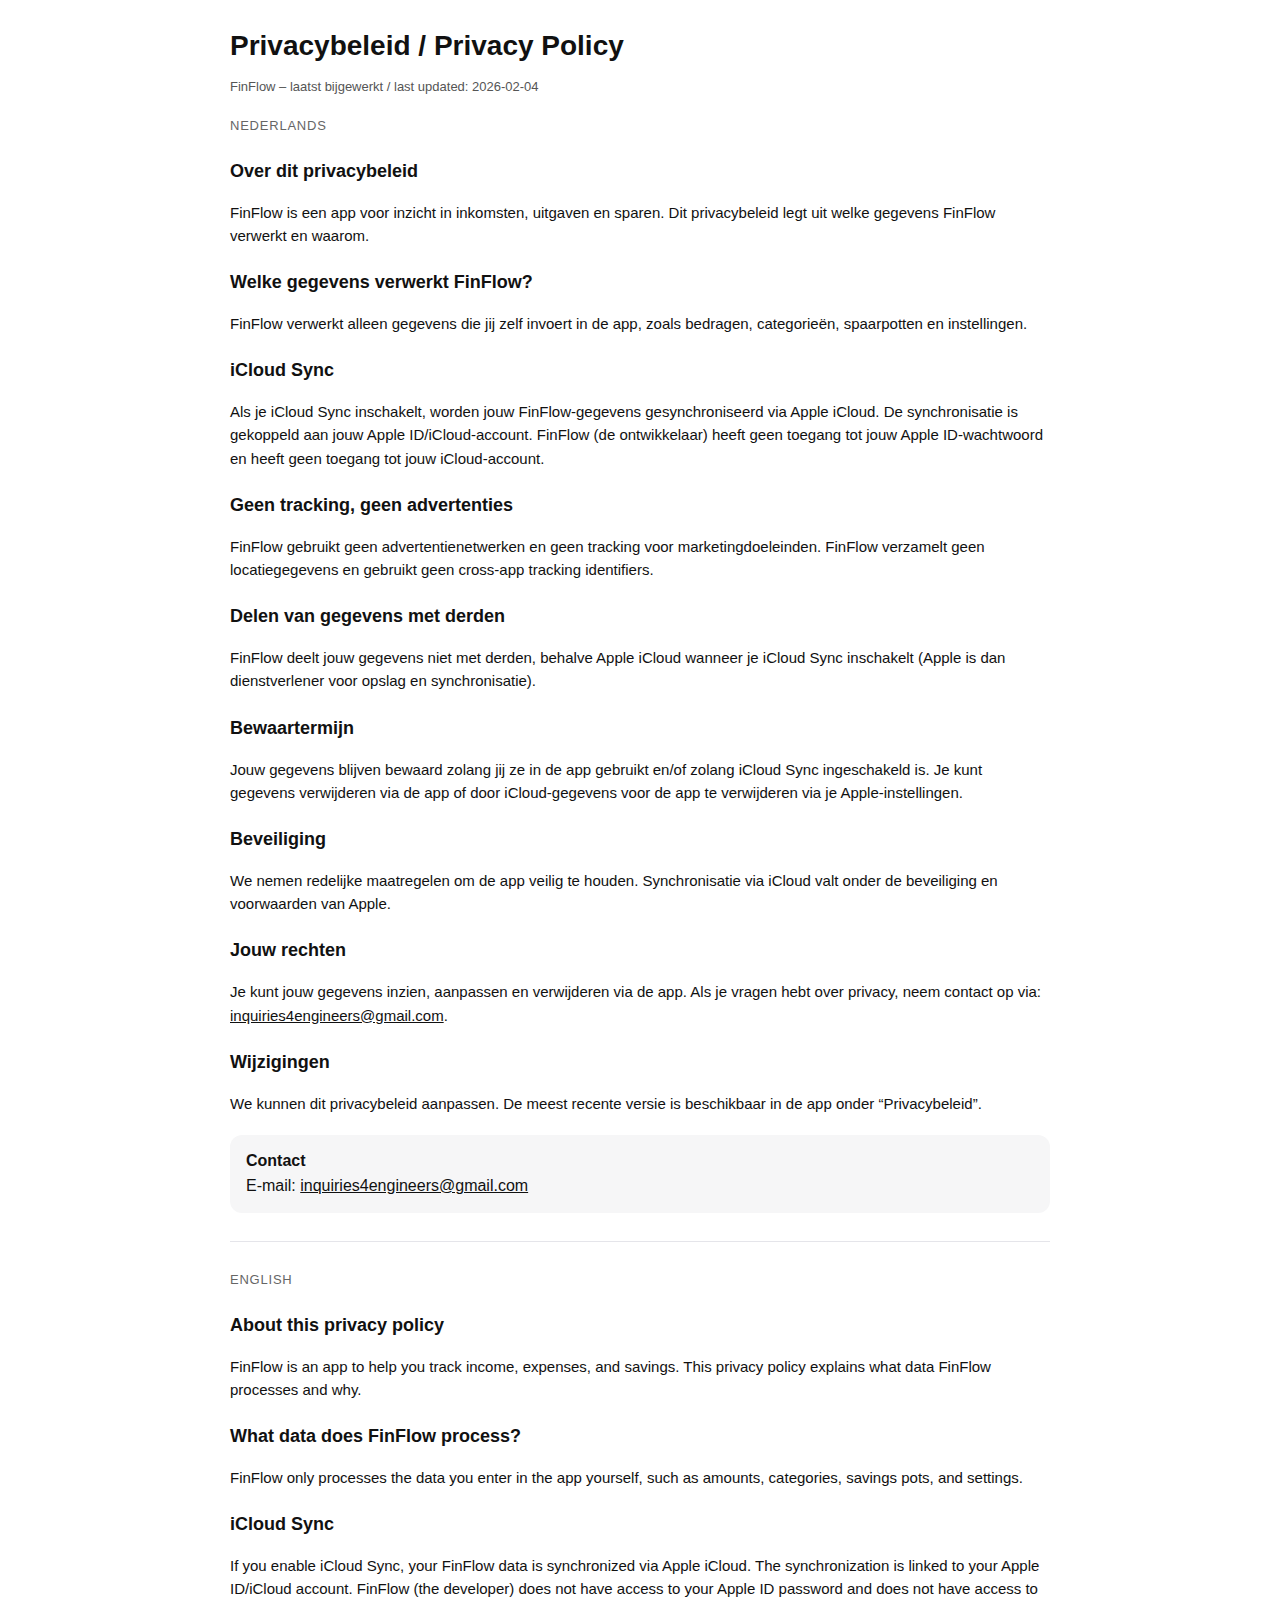
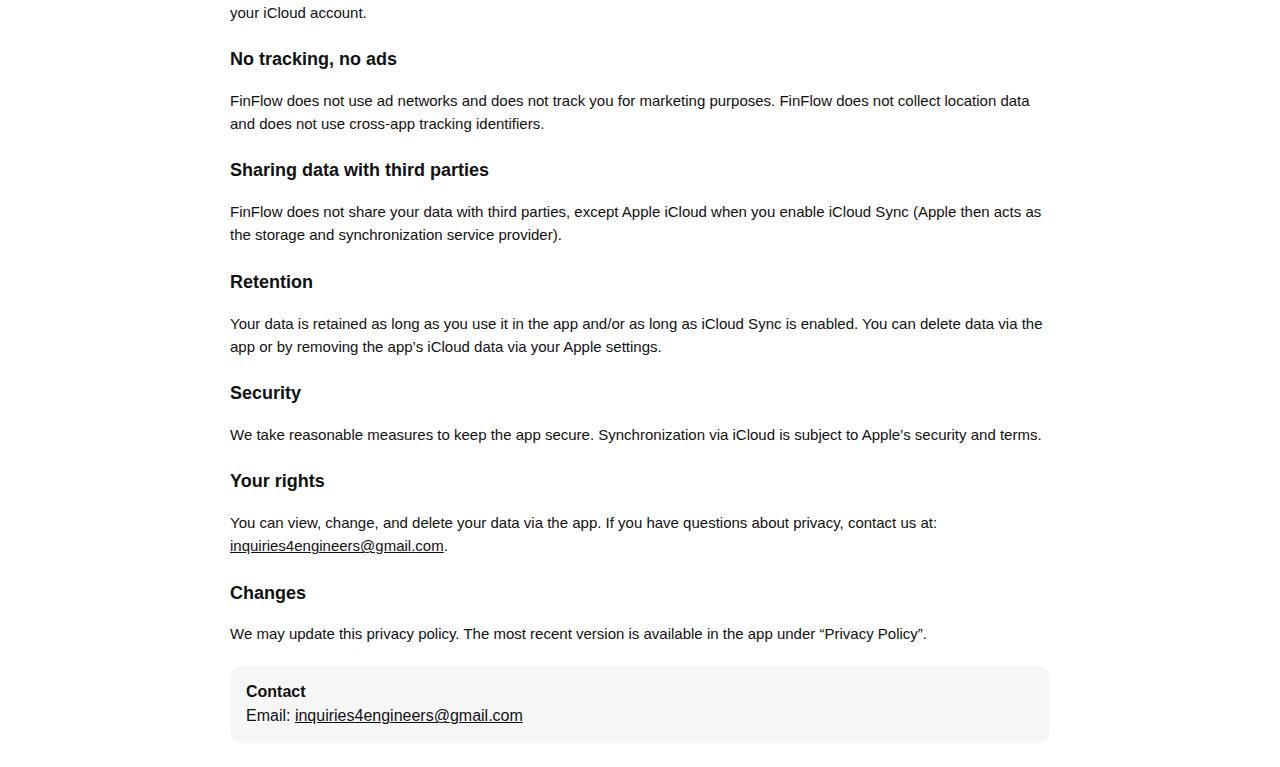
<file: privacy.html>
<!doctype html>
<html lang="nl">
<head>
  <meta charset="utf-8" />
  <meta name="viewport" content="width=device-width, initial-scale=1" />
  <title>FinFlow – Privacybeleid / Privacy Policy</title>
  <style>
    body { font-family: -apple-system, BlinkMacSystemFont, "Segoe UI", Roboto, Arial, sans-serif; line-height: 1.55; margin: 0; padding: 24px; color: #111; background: #fff; }
    main { max-width: 820px; margin: 0 auto; }
    h1 { font-size: 28px; margin: 0 0 10px; }
    h2 { font-size: 18px; margin: 22px 0 8px; }
    p, li { font-size: 15px; }
    ul { padding-left: 18px; }
    .meta { color: #555; font-size: 13px; margin-bottom: 18px; }
    a { color: inherit; }
    .box { background: #f6f6f7; border-radius: 12px; padding: 14px 16px; }
    .divider { margin: 28px 0; border: 0; border-top: 1px solid #e5e5ea; }
    .lang-label { font-size: 13px; color: #666; margin: 0 0 6px; text-transform: uppercase; letter-spacing: .06em; }
      .ff-topbar { position: sticky; top: 0; z-index: 10; background: #fff; border-bottom: 1px solid #e5e5ea; padding: 10px 12px; }
    .ff-topbar__inner { max-width: 820px; margin: 0 auto; display: flex; align-items: center; gap: 10px; }
    .ff-topbar__btn { -webkit-appearance: none; appearance: none; border: 1px solid #d1d1d6; background: #f6f6f7; color: #111; border-radius: 10px; padding: 8px 10px; font-size: 14px; font-weight: 600; cursor: pointer; }
    .ff-topbar__title { font-size: 14px; color: #555; }

  </style>
</head>
<body>
  <main>
    <h1>Privacybeleid / Privacy Policy</h1>
    <div class="meta">FinFlow – laatst bijgewerkt / last updated: <span id="lastUpdated">2026-02-04</span></div>

    <!-- NL -->
    <div>
      <div class="lang-label">Nederlands</div>

      <h2>Over dit privacybeleid</h2>
      <p>FinFlow is een app voor inzicht in inkomsten, uitgaven en sparen. Dit privacybeleid legt uit welke gegevens FinFlow verwerkt en waarom.</p>

      <h2>Welke gegevens verwerkt FinFlow?</h2>
      <p>FinFlow verwerkt alleen gegevens die jij zelf invoert in de app, zoals bedragen, categorieën, spaarpotten en instellingen.</p>

      <h2>iCloud Sync</h2>
      <p>Als je iCloud Sync inschakelt, worden jouw FinFlow-gegevens gesynchroniseerd via Apple iCloud. De synchronisatie is gekoppeld aan jouw Apple ID/iCloud-account. FinFlow (de ontwikkelaar) heeft geen toegang tot jouw Apple ID-wachtwoord en heeft geen toegang tot jouw iCloud-account.</p>

      <h2>Geen tracking, geen advertenties</h2>
      <p>FinFlow gebruikt geen advertentienetwerken en geen tracking voor marketingdoeleinden. FinFlow verzamelt geen locatiegegevens en gebruikt geen cross-app tracking identifiers.</p>

      <h2>Delen van gegevens met derden</h2>
      <p>FinFlow deelt jouw gegevens niet met derden, behalve Apple iCloud wanneer je iCloud Sync inschakelt (Apple is dan dienstverlener voor opslag en synchronisatie).</p>

      <h2>Bewaartermijn</h2>
      <p>Jouw gegevens blijven bewaard zolang jij ze in de app gebruikt en/of zolang iCloud Sync ingeschakeld is. Je kunt gegevens verwijderen via de app of door iCloud-gegevens voor de app te verwijderen via je Apple-instellingen.</p>

      <h2>Beveiliging</h2>
      <p>We nemen redelijke maatregelen om de app veilig te houden. Synchronisatie via iCloud valt onder de beveiliging en voorwaarden van Apple.</p>

      <h2>Jouw rechten</h2>
      <p>Je kunt jouw gegevens inzien, aanpassen en verwijderen via de app. Als je vragen hebt over privacy, neem contact op via: <a href="mailto:inquiries4engineers@gmail.com">inquiries4engineers@gmail.com</a>.</p>

      <h2>Wijzigingen</h2>
      <p>We kunnen dit privacybeleid aanpassen. De meest recente versie is beschikbaar in de app onder “Privacybeleid”.</p>

      <div class="box" style="margin-top:20px;">
        <strong>Contact</strong><br />
        E-mail: <a href="mailto:inquiries4engineers@gmail.com">inquiries4engineers@gmail.com</a>
      </div>
    </div>

    <hr class="divider" />

    <!-- EN -->
    <div lang="en">
      <div class="lang-label">English</div>

      <h2>About this privacy policy</h2>
      <p>FinFlow is an app to help you track income, expenses, and savings. This privacy policy explains what data FinFlow processes and why.</p>

      <h2>What data does FinFlow process?</h2>
      <p>FinFlow only processes the data you enter in the app yourself, such as amounts, categories, savings pots, and settings.</p>

      <h2>iCloud Sync</h2>
      <p>If you enable iCloud Sync, your FinFlow data is synchronized via Apple iCloud. The synchronization is linked to your Apple ID/iCloud account. FinFlow (the developer) does not have access to your Apple ID password and does not have access to your iCloud account.</p>

      <h2>No tracking, no ads</h2>
      <p>FinFlow does not use ad networks and does not track you for marketing purposes. FinFlow does not collect location data and does not use cross-app tracking identifiers.</p>

      <h2>Sharing data with third parties</h2>
      <p>FinFlow does not share your data with third parties, except Apple iCloud when you enable iCloud Sync (Apple then acts as the storage and synchronization service provider).</p>

      <h2>Retention</h2>
      <p>Your data is retained as long as you use it in the app and/or as long as iCloud Sync is enabled. You can delete data via the app or by removing the app’s iCloud data via your Apple settings.</p>

      <h2>Security</h2>
      <p>We take reasonable measures to keep the app secure. Synchronization via iCloud is subject to Apple’s security and terms.</p>

      <h2>Your rights</h2>
      <p>You can view, change, and delete your data via the app. If you have questions about privacy, contact us at: <a href="mailto:inquiries4engineers@gmail.com">inquiries4engineers@gmail.com</a>.</p>

      <h2>Changes</h2>
      <p>We may update this privacy policy. The most recent version is available in the app under “Privacy Policy”.</p>

      <div class="box" style="margin-top:20px;">
        <strong>Contact</strong><br />
        Email: <a href="mailto:inquiries4engineers@gmail.com">inquiries4engineers@gmail.com</a>
      </div>
    </div>
  </main>

  <script>
    document.getElementById("lastUpdated").textContent = "2026-02-04";
  </script>

  <script>
  (function () {
    try {
      var params = new URLSearchParams(window.location.search || "");
      if (params.get("from") !== "finflow") return;

      var bar = document.createElement("div");
      bar.className = "ff-topbar";
      bar.innerHTML = '<div class="ff-topbar__inner">' +
        '<button type="button" class="ff-topbar__btn" id="ffBackBtn">Terug naar FinFlow / Back to FinFlow</button>' +
        '<span class="ff-topbar__title">Privacybeleid / Privacy Policy</span>' +
      '</div>';

      document.body.insertBefore(bar, document.body.firstChild);

      var btn = document.getElementById("ffBackBtn");
      if (!btn) return;

      btn.addEventListener("click", function () {
        // Best effort: go back to the app view
        if (window.history && window.history.length > 1) {
          window.history.back();
          return;
        }
        // Fallback: go to app root (privacy.html lives in /lang/)
        window.location.href = "../index.html";
      });
    } catch (e) {}
  })();
  </script>

</body>
</html>
</file>
<file: app.css>
/* Wrapper stylesheet – componeert alle modulaire CSS-bestanden. */
@import url("css/core.css");
@import url("css/layout.css");
@import url("css/table.css");
@import url("css/popup.css");
@import url("css/nav.css");
@import url("css/components.css");
</file>
